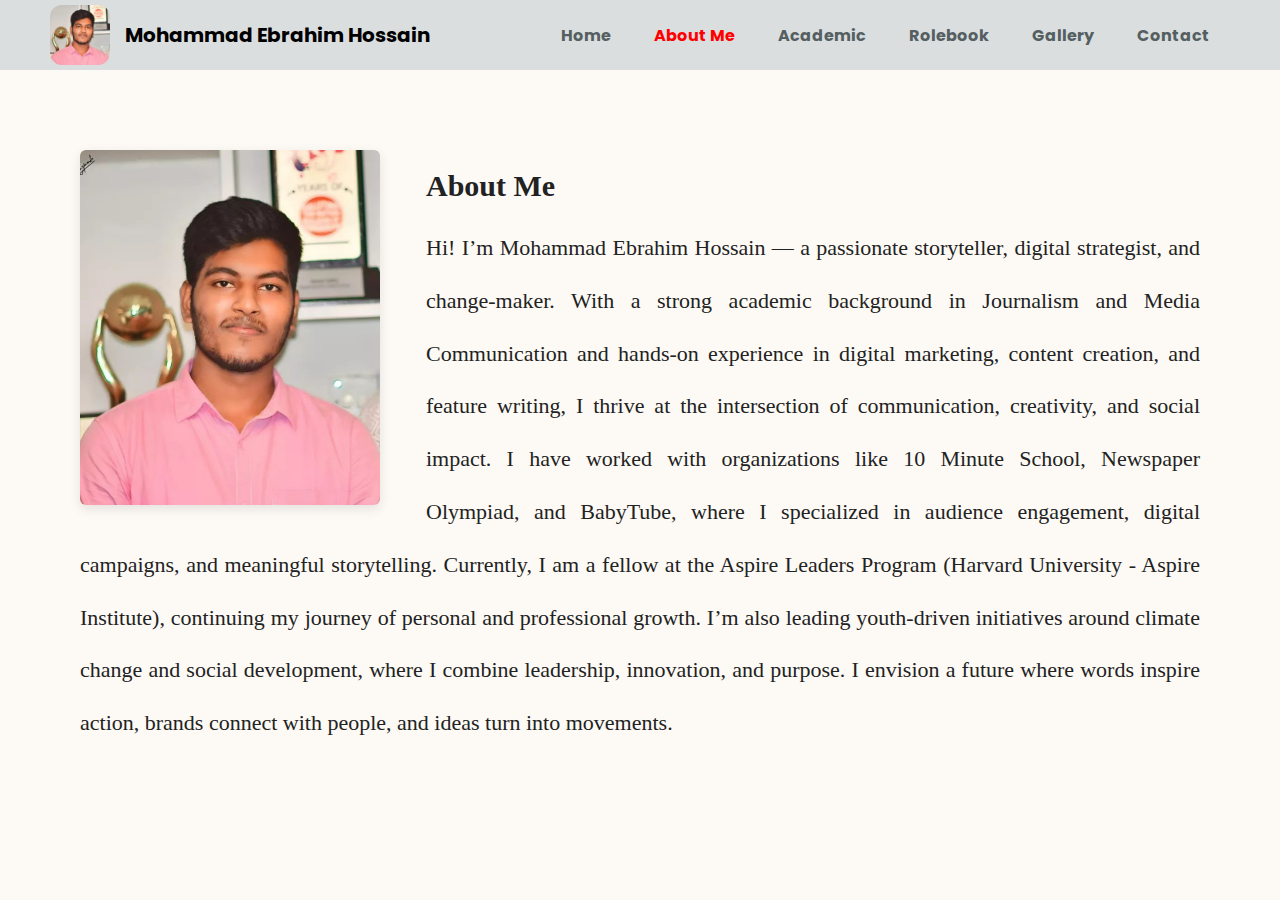
<file: about.html>
<!DOCTYPE html>
<html lang="en">
    <head>
        <meta charset="UTF-8">
        <meta name="viewport" content="width=device-width, initial-scale=1.0">

        <title>About Me</title>

        <!-- CSS FILE LINK -->
         <link rel="stylesheet" href="css/main.css">
         <link rel="stylesheet" href="css/about.css">
    </head>
    <body>

        <!-- HEADER SECTION >>>>>>>> -->
        <section id="header-sec">
        <div class="container">
            <div class="row">
                <div class="logo">
                    
                    <h2>
                        <img src="images/profile-pic.jpg" alt="Site Icon" class="site-icon" />
                        Mohammad Ebrahim Hossain
                    </h2>
                </div>
                <nav id="navbar">
                    <ul>
                        <li><a href="index.html">home</a></li>
                        <li><a href="about.html" class="active">about me</a></li>
                        <li><a href="education.html">academic</a></li>
                        <li><a href="skills.html">rolebook</a></li>
                        <li><a href="projects.html">gallery</a></li>
                        <li><a href="contact.html">contact</a></li>
                    </ul>
                </nav>
                <div class="nav-btn" id="nav-btn">
                    <div class="bar"></div>
                </div>
            </div>
        </div>
    </section>
        <!-- HEADER SECTION <<<<<<<< -->


<!-- ABOUT SECTION -->
    <section class="about-me-single-column">
  <div class="content">
    <img src="images/profile-pic.jpg" alt="My photo" class="left-float-img">
    <h2>About Me</h2>
    <p>
      Hi! I’m Mohammad Ebrahim Hossain — a passionate storyteller, digital strategist, and change-maker. With a strong academic background in Journalism and Media Communication and hands-on experience in digital marketing, content creation, and feature writing, I thrive at the intersection of communication, creativity, and social impact. I have worked with organizations like 10 Minute School, Newspaper Olympiad, and BabyTube, where I specialized in audience engagement, digital campaigns, and meaningful storytelling. Currently, I am a fellow at the Aspire Leaders Program (Harvard University - Aspire Institute), continuing my journey of personal and professional growth. I’m also leading youth-driven initiatives around climate change and social development, where I combine leadership, innovation, and purpose. I envision a future where words inspire action, brands connect with people, and ideas turn into movements.
    </p>
  </div>
</section>
    <!-- ABOUT SECTION -->










        


        <!-- JS FILE LINK -->
         <script src="js/main.js"></script>
    </body>
</html>
</file>
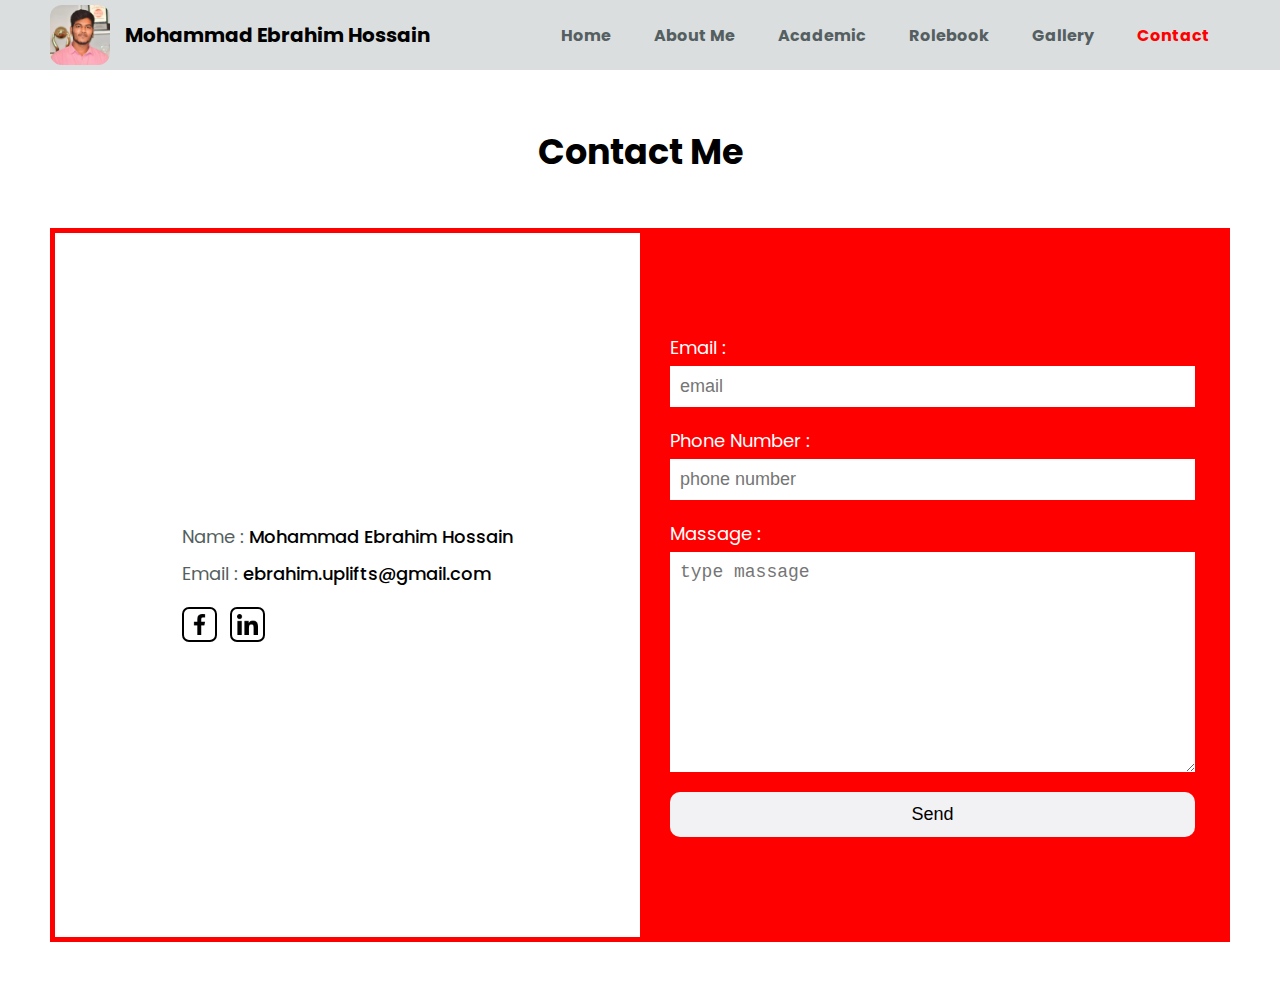
<file: contact.html>
<!DOCTYPE html>
<html lang="en">
<head>
    <meta charset="UTF-8">
    <meta name="viewport" content="width=device-width, initial-scale=1.0">
    <title>Contact</title>

    <!-- CSS FILE LINK -->
     <link rel="stylesheet" href="css/main.css">
     <link rel="stylesheet" href="css/contact.css">
</head>
<body>

    <!-- HEADER SECTION >>>>>>>> -->
    <section id="header-sec">
        <div class="container">
            <div class="row">
                <div class="logo">
                    
                    <h2>
                        <img src="images/profile-pic.jpg" alt="Site Icon" class="site-icon" />
                        Mohammad Ebrahim Hossain
                    </h2>
                </div>
                <nav id="navbar">
                    <ul>
                        <li><a href="index.html">home</a></li>
                        <li><a href="about.html">about me</a></li>
                        <li><a href="education.html">academic</a></li>
                        <li><a href="skills.html">rolebook</a></li>
                        <li><a href="projects.html">gallery</a></li>
                        <li><a href="contact.html" class="active">contact</a></li>
                    </ul>
                </nav>
                <div class="nav-btn" id="nav-btn">
                    <div class="bar"></div>
                </div>
            </div>
        </div>
    </section>
    <!-- HEADER SECTION <<<<<<<< -->

    
    <!-- CONTACT SECTION >>>>>>>>> -->
     <main>
        <section id="contact-sec">
            <div class="container">
                <h1 class="heading-text">contact Me</h1>
                <div class="row">
                    <div class="col col-1">
                        <div class="col-container">
                            <div class="name-container">
                                <label for="">name : </label>
                                <strong class="name">mohammad ebrahim hossain</strong>
                            </div>

                            <div class="email-container">
                                <label for="">email : </label>
                                <strong class="email-address">ebrahim.uplifts@gmail.com</strong>
                            </div>

                            <div class="social-links">
                                <a href="https://www.facebook.com/share/1Fkp2XxiUX/"><img src="assets/icons/facebook.png" alt=""></a>
                                <a href="https://www.linkedin.com/in/ebrahim-uplift?utm_source=share&utm_campaign=share_via&utm_content=profile&utm_medium=android_app"><img src="assets/icons/linkedin.png" alt=""></a>
                            </div>
                        </div>
                    </div>

                    <div class="col col-2">
                        <div class="col-container">
                            <form action="#">
                                <label for="email">email : </label>
                                <input type="email" placeholder="email" name="email" id="email">

                                <label for="phone">phone number : </label>
                                <input type="number" placeholder="phone number" name="phone" id="phone">

                                <label for="massage">massage : </label>
                                <textarea name="massage" placeholder="type massage" id="massage" cols="30" rows="10"></textarea>

                                <button class="cta contact-form-btn">send</button>
                            </form>
                        </div>
                    </div>
                </div>
            </div>
        </section>
     </main>
    <!-- CONTACT SECTION <<<<<<<<< -->


    
    <!-- JS FILE LINK -->
    <script src="js/main.js"></script>
</body>
</html>
</file>
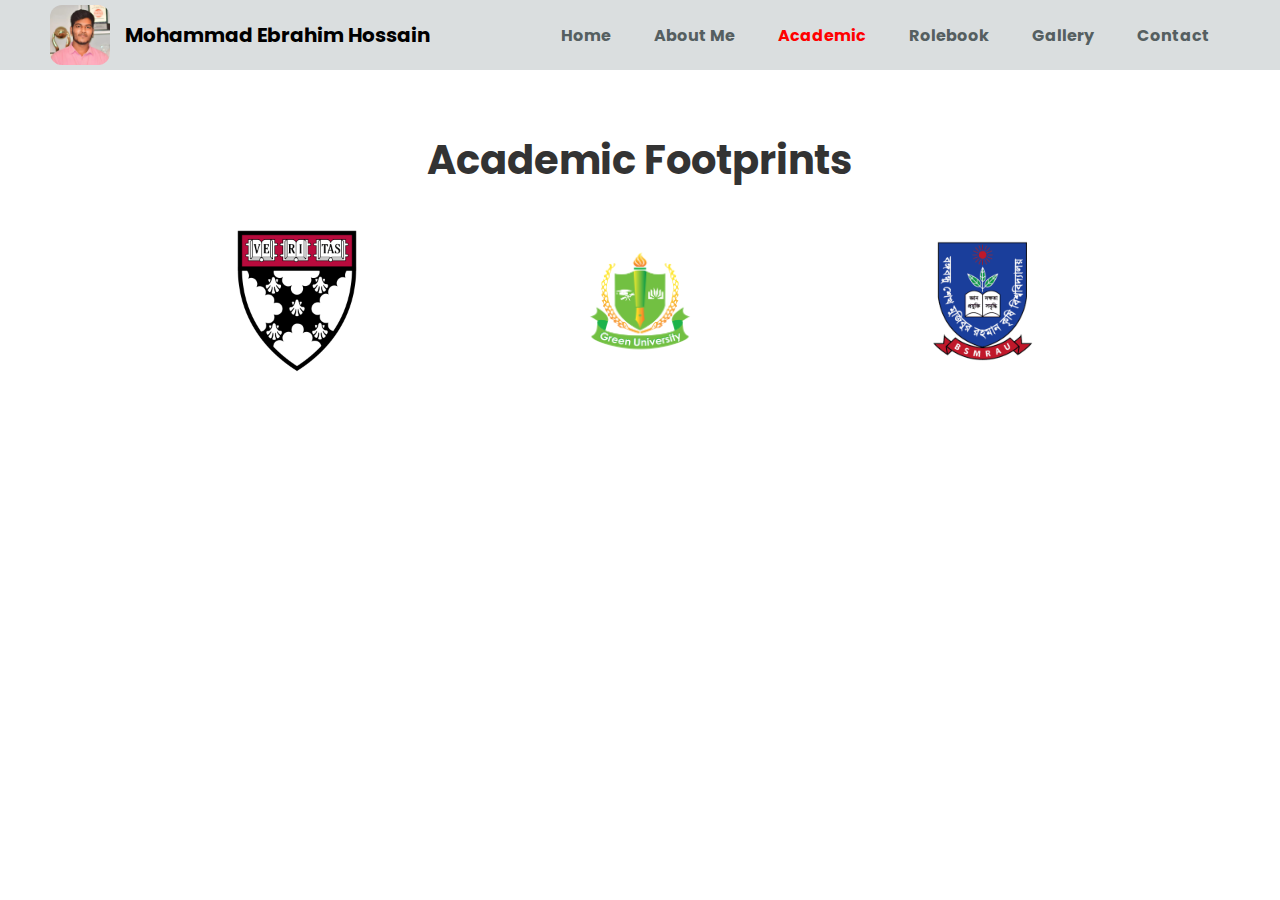
<file: education.html>
<!DOCTYPE html>
<html lang="en">
    <head>
        <meta charset="UTF-8">
        <meta name="viewport" content="width=device-width, initial-scale=1.0">

        <title>Education</title>

        <!-- CSS FILE LINK -->
         <link rel="stylesheet" href="css/main.css">
         <link rel="stylesheet" href="css/education.css">
    </head>
    <body>


        <!-- HEADER SECTION >>>>>>>> -->
        <section id="header-sec">
        <div class="container">
            <div class="row">
                <div class="logo">
                    
                    <h2>
                        <img src="images/profile-pic.jpg" alt="Site Icon" class="site-icon" />
                        Mohammad Ebrahim Hossain
                    </h2>
                </div>
                <nav id="navbar">
                    <ul>
                        <li><a href="index.html">home</a></li>
                        <li><a href="about.html">about me</a></li>
                        <li><a href="education.html" class="active">academic</a></li>
                        <li><a href="skills.html">rolebook</a></li>
                        <li><a href="projects.html">gallery</a></li>
                        <li><a href="contact.html">contact</a></li>
                    </ul>
                </nav>
                <div class="nav-btn" id="nav-btn">
                    <div class="bar"></div>
                </div>
            </div>
        </div>
    </section>
        <!-- HEADER SECTION <<<<<<<< -->


    <!-- ACADEMIC SECTION -->
    <section class="academic-section">
  <h2 class="section-title">Academic Footprints</h2>
  <div class="academic-logos">
    <div class="logo-box">
      <img src="images/academy-1.png" alt="Academy 1">
    </div>
    <div class="logo-box">
      <img src="images/academy-2.png" alt="Academy 2">
    </div>
    <div class="logo-box">
      <img src="images/academy-3.png" alt="Academy 3">
    </div>
  </div>
</section>

    <!-- ACADEMIC SECTION -->



 


        <!-- JS FILE LINK -->
         <script src="js/main.js"></script>
    </body>
</html>
</file>
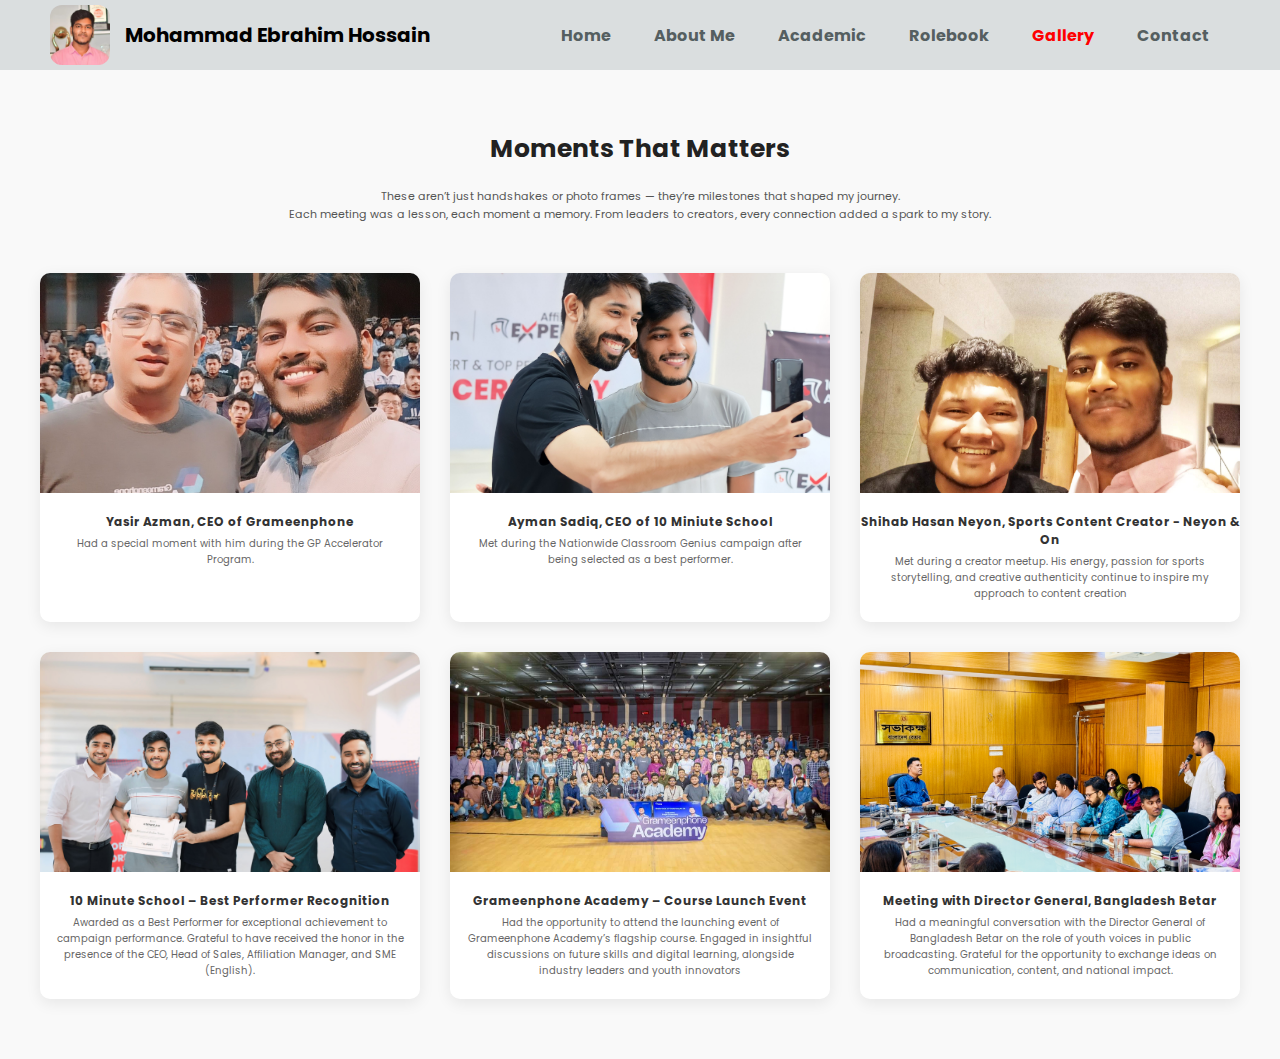
<file: projects.html>
<!DOCTYPE html>
<html lang="en">
    <head>
        <meta charset="UTF-8">
        <meta name="viewport" content="width=device-width, initial-scale=1.0">

        <title>Projects</title>

        <!-- CSS FILE LINK -->
        <link rel="stylesheet" href="css/main.css">
        <link rel="stylesheet" href="css/projects.css">
    </head>
    <body>


        <!-- HEADER SECTION >>>>>>>> -->
        <section id="header-sec">
        <div class="container">
            <div class="row">
                <div class="logo">
                    
                    <h2>
                        <img src="images/profile-pic.jpg" alt="Site Icon" class="site-icon" />
                        Mohammad Ebrahim Hossain
                    </h2>
                </div>
                <nav id="navbar">
                    <ul>
                        <li><a href="index.html">home</a></li>
                        <li><a href="about.html">about me</a></li>
                        <li><a href="education.html">academic</a></li>
                        <li><a href="skills.html">rolebook</a></li>
                        <li><a href="projects.html" class="active">gallery</a></li>
                        <li><a href="contact.html">contact</a></li>
                    </ul>
                </nav>
                <div class="nav-btn" id="nav-btn">
                    <div class="bar"></div>
                </div>
            </div>
        </div>
    </section>
        <!-- HEADER SECTION <<<<<<<< -->


     <!-- MOMENTS THAT MATTER -->
<section class="moments">
  <div class="moments-top">
    <h2>Moments That Matters</h2>
    <p>
      These aren’t just handshakes or photo frames — they’re milestones that shaped my journey. <br>
      Each meeting was a lesson, each moment a memory. From leaders to creators, every connection added a spark to my story.
    </p>
  </div>
  <div class="moments-grid">
    <div class="moment-card">
      <img src="images/person-1.jpg" alt="Person 1">
      <h4>Yasir Azman, CEO of Grameenphone</h4>
      <p>Had a special moment with him during the GP Accelerator Program.</p>
    </div>
    <div class="moment-card">
      <img src="images/person-2.jpg" alt="Person 2">
      <h4>Ayman Sadiq, CEO of 10 Miniute School</h4>
      <p>Met during the Nationwide Classroom Genius campaign after being selected as a best performer.</p>
    </div>
    <div class="moment-card">
      <img src="images/person-3.jpg" alt="Person 3">
      <h4>Shihab Hasan Neyon, Sports Content Creator - Neyon & On</h4>
      <p>Met during a creator meetup. His energy, passion for sports storytelling, and creative authenticity continue to inspire my approach to content creation</p>
    </div>
    <div class="moment-card">
      <img src="images/person-4.jpg" alt="Person 4">
      <h4>10 Minute School – Best Performer Recognition</h4>
      <p>Awarded as a Best Performer for exceptional achievement to campaign performance. Grateful to have received the honor in the presence of the CEO, Head of Sales, Affiliation Manager, and SME (English).</p>
    </div>
    <div class="moment-card">
      <img src="images/person-5.jpg" alt="Person 5">
      <h4>Grameenphone Academy – Course Launch Event</h4>
      <p>Had the opportunity to attend the launching event of Grameenphone Academy’s flagship course. Engaged in insightful discussions on future skills and digital learning, alongside industry leaders and youth innovators</p>
    </div>
    <div class="moment-card">
      <img src="images/person-6.jpg" alt="Person 6">
      <h4>Meeting with Director General, Bangladesh Betar</h4>
      <p>Had a meaningful conversation with the Director General of Bangladesh Betar on the role of youth voices in public broadcasting. Grateful for the opportunity to exchange ideas on communication, content, and national impact.</p>
    </div>
  </div>
</section>

    <!-- MOMENTS THAT MATTER -->
</file>
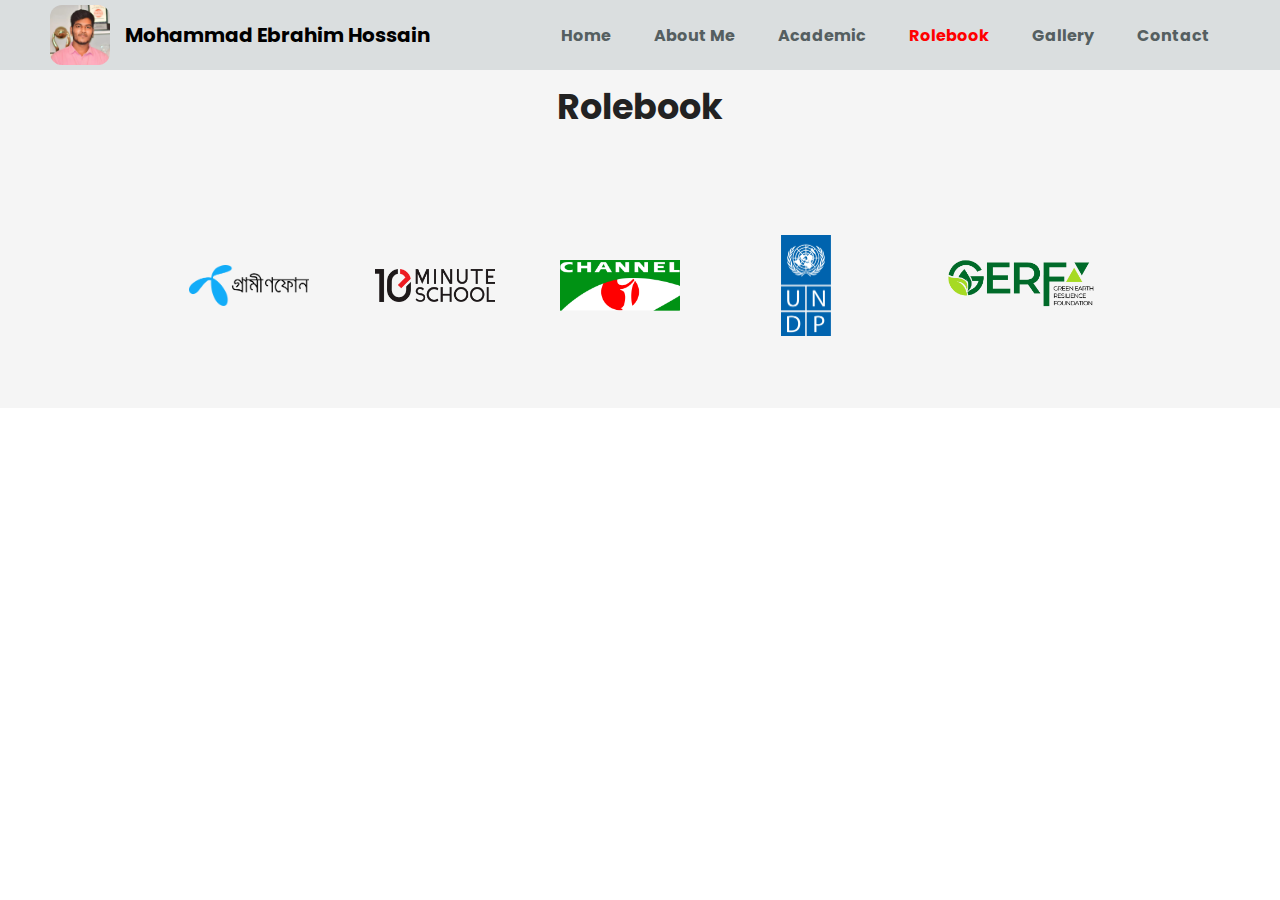
<file: skills.html>
<!DOCTYPE html>
<html lang="en">
    <head>
        <meta charset="UTF-8">
        <meta name="viewport" content="width=device-width, initial-scale=1.0">

        <title>Skills</title>

        <!-- CSS FILE LINK -->
         <link rel="stylesheet" href="css/main.css">
         <link rel="stylesheet" href="css/skills.css">
    </head>
    <body>

        <!-- HEADER SECTION >>>>>>>> -->
        <section id="header-sec">
        <div class="container">
            <div class="row">
                <div class="logo">
                    
                    <h2>
                        <img src="images/profile-pic.jpg" alt="Site Icon" class="site-icon" />
                        Mohammad Ebrahim Hossain
                    </h2>
                </div>
                <nav id="navbar">
                    <ul>
                        <li><a href="index.html">home</a></li>
                        <li><a href="about.html">about me</a></li>
                        <li><a href="education.html">academic</a></li>
                        <li><a href="skills.html" class="active">rolebook</a></li>
                        <li><a href="projects.html">gallery</a></li>
                        <li><a href="contact.html">contact</a></li>
                    </ul>
                </nav>
                <div class="nav-btn" id="nav-btn">
                    <div class="bar"></div>
                </div>
            </div>
        </div>
    </section>
        <!-- HEADER SECTION <<<<<<<< -->


<!-- ROLEBOOK SECTION -->
 <section class="rolebook">
  <div class="rolebook-header">
    <h2>Rolebook</h2>
  </div>
  <div class="rolebook-logos">
    <img src="images/company-1.png" class="one" alt="Logo 1">
    <img src="images/company-2.png" class="two" alt="Logo 2">
    <img src="images/company-3.png" class="three" alt="Logo 3">
    <img src="images/company-4.png" class="four" alt="Logo 4">
    <img src="images/company-5.png" class="five" alt="Logo 5">
  </div>
</section>
<!-- ROLEBOOK SECTION -->


        


        <!-- JS FILE LINK -->
         <script src="js/main.js"></script>
    </body>
</html>
</file>
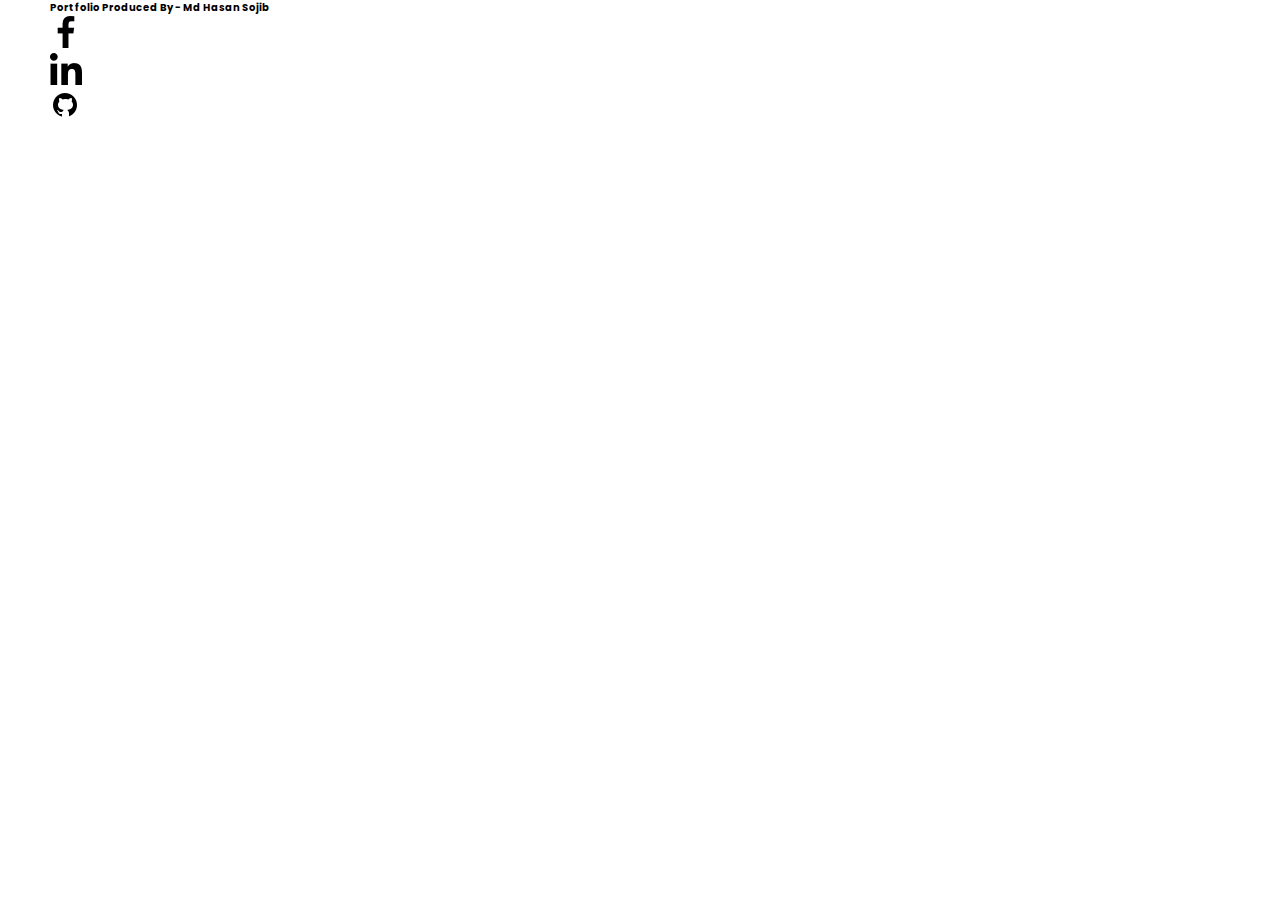
<file: includes/footer.html>
<!DOCTYPE html>
<html lang="en">
    <head>
        <meta charset="UTF-8">
        <meta name="viewport" content="width=device-width, initial-scale=1.0">

        <title>MD Hasan Sojib</title>

        <!-- CSS FILE LINK -->
        <link rel="stylesheet" href="../css/main.css">
    </head>
    <body>
        
        <!-- FOOTER SECTION >>>>>>>>> -->
        <footer id="footer-sec">
            <div class="container">
                <div class="row">
                        <strong class="credit-text">Portfolio Produced By - Md Hasan Sojib</strong>
                        <ul class="social-links">
                            <li><a href="https://facebook.com/sajibhasan.profile" target="_blank"><img src="../assets/icons/facebook.png" alt="facebook"></a></li>
                            <li><a href="https://linkedin.com/" target="_blank"><img src="../assets/icons/linkedin.png" alt="linkedin"></a></li>
                            <li><a href="https://github.com/mohammadhasansojib" target="_blank"><img src="../assets/icons/github.png" alt="github"></a></li>
                        </ul>
                </div>
            </div>
        </footer>
        <!-- FOOTER SECTION <<<<<<<<< -->

    </body>
</html>
</file>
<file: css/main.css>
/* GOOGLE FONT LINK */
@import url('https://fonts.googleapis.com/css2?family=Poppins:ital,wght@0,300;0,400;0,500;0,600;0,700;0,800;0,900;1,300;1,400;1,500;1,600;1,700;1,800;1,900&display=swap');

:root{

    font-size: 62.5%;
    
    /* FONTS */
    --main-font: "Poppins", sans-serif;
    --seconday-font: "Poppins", sans-serif;

    /* 1. font sizes for large devices */
    --large-body-text: 1.8rem;
    --large-headings: 3.5rem;
    --large-sub-heading: 2rem;

    /* 2. font sizes for medium devices */
    --medium-body-text: 1.7rem;
    --medium-headings: 3rem;
    --medium-sub-heading: 2.5rem;

    /* 3. font sizes for small devices */
    --small-body-text: 1.6rem;
    --small-headings: 2.1rem;
    --small-sub-heading: 1.8rem;


    /* COLORS */

    /* 1.background colors */
    --layer-1: #f2f2f4;
    --layer-2: #dadedf;
    --layer-3: #c1c7c9;

    --layer-4: #a7afb2;
    --layer-5: #8c979a;
    --layer-6: #6f7c80;

    --layer-7: #555f61;
    --layer-8: #373d3f;
    --layer-9: #131516;

    /*--brand-color: #00aa90;*/
    --brand-color: red;

    /* 2.text colors */
    --heading-color: #131516;
    --sub-heading-color: #373d3f;
    --body-text-color: #555f61;

    /* 3.ctr colors */
    --ctr-background-color: var(--brand-color);

}

*{
    margin: 0;
    padding: 0;
    text-decoration: none;
    list-style-type: none;
    box-sizing: border-box;
}
body{
    font-family: var(--main-font);
}


/* GLOBAL STYLING VARIABLES */
.container{
    max-width: 1780px;
    padding: 0 50px;
    margin: auto;
}
.cta{
    border: none;
    display: inline-block;
    color: #fff;
    background-color: var(--ctr-background-color);
    padding: 10px 15px;
    font-size: var(--large-body-text);
    text-transform: capitalize;
    border-radius: 10px;
    line-height: 25px;
    
}
.active{
    color: var(--brand-color) !important;
}


/* HEADER SECTION >>>>>>>> */
#header-sec{
    background-color: var(--layer-2);

    position: fixed;
    top: 0px;
    left: 0px;
    min-width: 100%;

    z-index: 5;
}
#header-sec .container .row{
    display: flex;
    align-items: center;
    justify-content: space-between;

    padding: 5px 0;
}
#header-sec .container .row .logo h2{
    font-size: var(--large-sub-heading);
    cursor: pointer;

    display: flex;
    align-items: center;
    justify-content: center;
    gap: 15px;
}
#header-sec .container .row nav ul li{
    display: inline-block;
    margin: 0 5px;
}
#header-sec .container .row nav ul li a{
    color: var(--body-text-color);
    text-transform: capitalize;
    font-size: 1.6rem;
    font-weight: 700;
    margin: 0 5px;
    padding: 10px 10px;
}

#header-sec .container .row .nav-btn{
    width: 50px;
    height: 35px;
    border: 2px solid black;
    border-radius: 3px;
    cursor: pointer;

    display: none;

    position: relative;
    
}
#header-sec .container .row .nav-btn .bar{
    width: 65%;
    height: 3px;
    background-color: var(--layer-9);

    position: absolute;
    top: 14px;
    left: 7px;
}
#header-sec .container .row .nav-btn .bar::before,
#header-sec .container .row .nav-btn .bar::after{
    content: '';
    width: 50%;
    height: 3px;
    background-color: var(--layer-9);

    position: absolute;
}
#header-sec .container .row .nav-btn .bar::before{
    top: -7px;
    left: 0px;
}
#header-sec .container .row .nav-btn .bar::after{
    top: 7px;
    left: 0px;
    width: 70%;
}


.site-header {
  padding: 20px;
  background: #222;
  color: white;
}

.site-header h1 {
  display: flex;
  align-items: center;
  font-size: 1.5rem;
  gap: 10px;
}

.site-icon {
  width: 60px;
  height: 60px; /* Make it round if it's a profile photo */
  object-fit: cover;
  border-radius: 20%;
}
/* HEADER SECTION <<<<<<<< */





/* index.html >>>>>>>>>> */
.fullscreen-section {
  position: relative;
  height: 100vh;
  width: 100%;
  background-image: 
    linear-gradient(to right, rgba(0, 0, 0, 0.7), transparent),  /* left-side gradient */
    url('../images/cover.jpg');         /* your background image */
  background-size: cover;
  background-position: top;
  background-repeat: no-repeat;
  display: flex;
  align-items: center;
  padding: 0 5%;
  color: white;
  overflow: hidden;
}

.left-content {
  max-width: 600px;
  margin-top: 70px;
}

.left-content h1 {
  font-size: 2rem;
}
.left-content h2{
    font-size: 4rem;
    line-height: 40px;
    padding: 15px 0;
}
.left-content h2 span{
    color: yellow;
}

.left-content p {
  font-size: 1.6rem;
  margin-top: 10px;
}
/* index.html <<<<<<<<<< */





/* STAT SECTION */
.stats-section {
  padding: 60px 20px;
  background: #f9f9f9;
  text-align: center;
  font-family: sans-serif;
}

.stats-container {
  display: grid;
  grid-template-columns: repeat(auto-fit, minmax(150px, 1fr));
  gap: 30px;
  max-width: 1200px;
  margin: 0 auto;
}

.stat-item {
  background: white;
  padding: 20px;
  border-radius: 10px;
  box-shadow: 0 4px 10px rgba(0, 0, 0, 0.05);
}

.stat-item .icon img {
  width: 50px;
  height: 50px;
  margin-bottom: 10px;
}

.stat-item .number {
  font-size: 2rem;
  font-weight: bold;
  color: #333;
}

.stat-item .label {
  font-size: 1rem;
  margin-top: 5px;
  color: #555;
}


/* STAT SECTION */




/* ABOUT SECTION */
.about-me-single-column {
  height: 100vh;
  padding: 0 0;
  display: flex;
  align-items: center;
  background-color: #fdfaf6;
  font-family: 'Georgia', serif;
  font-size: 1.3rem;
  line-height: 2.4;
  color: #222;
}

.content {
  max-width: 1780px;
  padding: 0 80px;
  margin: 0 auto;
  position: relative;
}
.content h2{
    font-size: 30px;
}
.content p{
    font-size: 22px;
    text-align: justify;
}
.left-float-img {
  width: 300px;
  float: left;
  margin: 0 46px 0px 0;
  border-radius: 6px;
  box-shadow: 0 4px 12px rgba(0,0,0,0.1);
  shape-outside: margin-box;
}

@media (max-width: 768px) {
  .about-me-single-column {
    height: auto;
    padding: 20px 5%;
    display: block;
  }

  .left-float-img {
    float: none;
    display: block;
    margin: 0 auto 20px;
  }
}

/* ABOUT SECTION */




/* ACADEMIC SECITON */
.academic-section {
  padding: 60px 20px;
  text-align: center;
  background: #fff;
}

.section-title {
  font-size: 4rem;
  margin-bottom: 40px;
  color: #333;
}

.academic-logos {
  display: grid;
  grid-template-columns: repeat(auto-fit, minmax(150px, 1fr));
  gap: 30px;
  max-width: 1000px;
  margin: 0 auto;
  align-items: center;
  justify-items: center;
}

.logo-box img {
  max-width: 120px;
  height: auto;
  transition: transform 0.3s ease;
}

.logo-box img:hover {
  transform: scale(1.1);
}

/* ACADEMIC SECITON */


/* MOMENTS THAT MATTERS */
.moments {
  padding: 60px 20px;
  background: #f9f9f9;
  text-align: center;
}

.moments-top {
  max-width: 800px;
  margin: 0 auto 50px;
}

.moments-top h2 {
  font-size: 2.5rem;
  margin-bottom: 20px;
  color: #222;
}

.moments-top p {
  font-size: 1.1rem;
  color: #555;
  line-height: 1.6;
}

.moments-grid {
  display: grid;
  grid-template-columns: 1fr;
  gap: 30px;
  max-width: 1200px;
  margin: 0 auto;
}

@media (min-width: 640px) {
  .moments-grid {
    grid-template-columns: repeat(2, 1fr);
  }
}

@media (min-width: 1024px) {
  .moments-grid {
    grid-template-columns: repeat(3, 1fr);
  }
}

.moment-card {
  background: white;
  border-radius: 10px;
  overflow: hidden;
  box-shadow: 0 4px 15px rgba(0,0,0,0.08);
  transition: transform 0.3s ease;
}

.moment-card:hover {
  transform: translateY(-5px);
}

.moment-card img {
  width: 100%;
  height: 220px;
  object-fit: cover;
  object-position: center;
}

.moment-card h4 {
  font-size: 1.2rem;
  margin: 15px 0 5px;
  color: #333;
}

.moment-card p {
  padding: 0 15px 20px;
  font-size: 1rem;
  color: #666;
}

/* MOMENTS THAT MATTERS */



/* MAP SECTION */
.map-section {
  width: 100%;
  padding: 0;
  margin: 0;
}

/* MAP SECTION */




/* ROLEBOOK SECTION */
.rolebook {
  padding: 10px 20px;
  background-color: #f5f5f5;
  text-align: center;
}

.rolebook-header h2 {
  font-size: 3.5rem;
  margin-bottom: 40px;
  color: #222;
}

.rolebook-logos {
  display: grid;
  grid-template-columns: repeat(2, 1fr);
  max-width: 968px;
  margin: 0 auto;
  align-items: center;
  justify-items: center;
}

.rolebook-logos img {
  max-width: 120px;
  height: auto;
  object-fit: contain;
  transition: transform 0.3s ease;
}
.rolebook-logos .four{
    width: 50px;
}
.rolebook-logos .five{
    max-width: 225px;
}

.rolebook-logos img:hover {
  transform: scale(1.05);
}

@media (min-width: 640px) {
  .rolebook-logos {
    grid-template-columns: repeat(3, 1fr);
  }
}

@media (min-width: 768px) {
  .rolebook-logos {
    grid-template-columns: repeat(4, 1fr);
  }
}

@media (min-width: 1024px) {
  .rolebook-logos {
    grid-template-columns: repeat(5, 1fr);
  }
}
/* ROLEBOOK SECTION */






/* FOOTER SECTION NEW */
.footer {
  background: #111;
  color: #fff;
  padding: 50px 98px;
  font-family: Arial, sans-serif;
}

.footer-top {
  display: flex;
  flex-wrap: wrap;
  justify-content: space-between;
  gap: 40px;
  margin-bottom: 30px;
}

.footer-column {
  flex: 1 1 30%;
  min-width: 280px;
}

.footer-column h3 {
  margin-bottom: 20px;
  font-size: 3rem;
}

.footer-column p {
  font-size: 1.1rem;
  margin-bottom: 8px;
}

.social-icons a {
  font-size: 2rem;
  margin-right: 15px;
  color: #fff;
  text-decoration: none;
}

.contact-form input,
.contact-form textarea {
  width: 100%;
  padding: 12px;
  margin-bottom: 12px;
  font-size: 1rem;
  border: none;
  border-radius: 6px;
}

.contact-form button {
  padding: 12px 20px;
  background: #00aaff;
  font-size: 1rem;
  color: white;
  border: none;
  border-radius: 6px;
  cursor: pointer;
}

.footer-bottom {
  border-top: 1px solid #444;
  padding-top: 20px;
  display: flex;
  flex-wrap: wrap;
  justify-content: space-between;
  font-size: 1rem;
}

.policy-links a {
  margin-left: 20px;
  color: #ccc;
  text-decoration: none;
}

.policy-links a:hover {
  text-decoration: underline;
}

@media (max-width: 768px) {
  .footer-top {
    flex-direction: column;
    gap: 30px;
  }

  .footer-bottom {
    flex-direction: column;
    align-items: center;
    text-align: center;
    gap: 10px;
  }

  .policy-links a {
    margin-left: 10px;
  }
}

/* FOOTER SECTION NEW */





/* RESPONSIVE DESIGN >>>>>>>> */

/* MEDIUM DEVICES */
@media only screen and (max-width: 1007px){
    #header-sec .container .row .logo h2{
        font-size: var(--medium-sub-heading);
    }
    #header-sec .container .row nav{
        position: absolute;
        top: 75px;
        left: 0;

        background-color: var(--layer-3);
        min-width: 100%;
        overflow: hidden;
        z-index: 5;

        display: none;
    }
    #header-sec .container .row nav ul li{
        display: block;
        width: 100%;

        padding: 0;
        margin: 10px 0;
    }
    #header-sec .container .row nav ul li a{
        /* background-color: #00aa90; */
        padding: 10px 30px;
        margin: 0;

        display: block;
    }
    #header-sec .container .row .nav-btn{
        display: block;
    }


    #hero-sec{
        /* top: 78px; */
        min-height: auto;
    }
    #hero-sec .container{
        max-width: 100%;
        padding: 0 0;
    }
    #hero-sec .container .row{
        flex-direction: column;
        height: auto;

        min-height: auto;
    }
    #hero-sec .container .row .col-1{
        width: 100%;
        max-width: 100%;
        height: auto;
        padding: 100px 100px;
    }
    #hero-sec .container .row .col-1 .profession-title{
        font-size: var(--medium-headings);
        line-height: 40px;
    }
    #hero-sec .container .row .col-2{
        width: 100%;
        max-width: 100%;
        height: auto;
        padding: 50px 30px;
    }
    #hero-sec .container .row .col-2 img{
        width: 50%;
    }





    @media (max-width: 768px) {
        .left-content h1 {
            font-size: 2rem;
        }

        .left-content p {
            font-size: 1rem;
        }
    }





    /* #footer-sec{
        top: 78px;
    } */
    #footer-sec .container .row{
        flex-direction: column;
    }
}

/* SMALL DEVICES */
@media only screen and (max-width: 640px){
    #header-sec .container .row .logo h2{
        font-size: var(--small-sub-heading);
    }


    /* #hero-sec{
        top: 75px;
    } */
    #hero-sec .container .row .col-1{
        padding: 60px 30px;
    }
    #hero-sec .container .row .col-1 .profession-title{
        font-size: var(--small-headings);
        line-height: 40px;
    }
    #hero-sec .container .row .col-1 .profession-description{
        font-size: var(--small-body-text);
        margin: 15px 0;
    }
    #hero-sec .container .row .col-1 .cta{
        font-size: var(--small-body-text);
    }
    #hero-sec .container .row .col-2 img{
        width: 80%;
    }




    /* #footer-sec{
        top: 75px;
    } */
    #footer-sec .container .row .credit-text{
        font-size: var(--small-body-text);
    }
}

/* RESPONSIVE DESIGN <<<<<<<< */
</file>
<file: css/about.css>
/* ABOUT SECTION >>>>>>>>>> */
.about-me-single-column {
  height: 100vh;
  padding: 0 0;
  display: flex;
  align-items: center;
  background-color: #fdfaf6;
  font-family: 'Georgia', serif;
  font-size: 1.3rem;
  line-height: 2.4;
  color: #222;
}

.content {
  max-width: 1780px;
  padding: 0 80px;
  margin: 0 auto;
  position: relative;
}
.content h2{
    font-size: 30px;
}
.content p{
    font-size: 22px;
    text-align: justify;
}
.left-float-img {
  width: 300px;
  float: left;
  margin: 0 46px 0px 0;
  border-radius: 6px;
  box-shadow: 0 4px 12px rgba(0,0,0,0.1);
  shape-outside: margin-box;
}

@media (max-width: 768px) {
  .about-me-single-column {
    height: auto;
    padding: 20px 5%;
    display: block;
  }

  .left-float-img {
    float: none;
    display: block;
    margin: 0 auto 20px;
  }
}

/* ABOUT SECTION */












/* RESPONSIVENESS >>>>>>>> */
/* medium devices */
@media only screen and (max-width: 1007px){
    #about-sec .container .row{
        flex-direction: column;
        min-height: auto;
    }
    #about-sec .container .row .col-1{
        width: 100%;
        min-height: auto;
    }
    #about-sec .container .row .col-1 .col-1-container{
        max-width: 100%;
    }
    #about-sec .container .row .col-1 .col-1-container .about-heading{
        font-size: var(--medium-headings);
    }
    #about-sec .container .row .col-1 .col-1-container p{
        font-size: var(--medium-body-text);
    }
    #about-sec .container .row .col-2{
        /* background-color: lightskyblue; */
        width: 100%;
        padding: 50px;
    }
}


/* small devices */
@media only screen and (max-width: 640px){
    #about-sec .container .row .col-1 .col-1-container .about-heading{
        font-size: var(--small-headings);
    }
    #about-sec .container .row .col-1 .col-1-container p{
        font-size: var(--small-body-text);
    }

    #about-sec .container .row .col-2 .col-2-container{
        width: 300px;
        height: 300px;
    }
}
/* RESPONSIVENESS <<<<<<<< */
</file>
<file: css/contact.css>
/* CONTACT SECTION >>>>>>>>> */

#contact-sec .container .heading-text{
    font-size: var(--large-headings);
    color: var(--large-heading-color);
    text-transform: capitalize;
    text-align: center;
    margin: 20px 0;
    margin-top: 125px;
}
#contact-sec .container .row{
    /* background-color: var(--layer-2); */
    border: 5px solid var(--brand-color);
    display: flex;
    justify-content: center;
    align-content: center;

    min-height: calc(100vh - 186px);
    margin: 50px 0;
}
#contact-sec .container .row .col-1{
    padding: 30px;
    width: 50%;

    display: flex;
    justify-content: center;
    align-items: center;
}
#contact-sec .container .row .col-1 .col-container{
    display: flex;
    flex-direction: column;
    gap: 10px;
    align-content: center;
    justify-content: center;
    padding: 30px 0;

}
#contact-sec .container .row .col-1 label{
    font-size: var(--large-body-text);
    text-transform: capitalize;
    color: var(--body-text-color);

}
#contact-sec .container .row .col-1 .name{
    text-transform: capitalize;
}
#contact-sec .container .row .col-1 strong{
    font-size: var(--large-body-text);
    font-weight: 500;
}
#contact-sec .container .row .col-1 .social-links{
    margin-top: 10px;
}
#contact-sec .container .row .col-1 .social-links img{
    width: 35px;
    object-fit: cover;
    object-position: center;
    border: 2px solid black;
    padding: 5px;
    border-radius: 20%;
    margin-right: 10px;
}
#contact-sec .container .row .col-2{
    background-color: var(--brand-color);
    padding: 30px;
    width: 50%;

    display: flex;
    align-items: center;
    justify-content: center;
}
#contact-sec .container .row .col-2 .col-container{
    width: 100%;
}
#contact-sec .container .row .col-2 .col-container form{
    display: flex;
    flex-direction: column;
}
#contact-sec .container .row .col-2 .col-container form input,
#contact-sec .container .row .col-2 .col-container form textarea{
    margin-bottom: 20px;
    margin-top: 5px;
    padding: 10px;
    color: var(--body-text-color);
}
#contact-sec .container .row .col-2 .col-container form label{
    font-size: var(--large-body-text);
    text-transform: capitalize;
    color: white;

}
#contact-sec .container .row .col-2 .col-container form input{
    border: none;
    font-size: var(--large-body-text);
    outline: none;
}
#contact-sec .container .row .col-2 .col-container form textarea{
    font-size: var(--large-body-text);
    border: none;
    outline: none;
}
#contact-sec .container .row .col-2 .col-container form .cta{
    background-color: var(--layer-1);
    color: black;
}

/* CONTACT SECTION <<<<<<<<< */




/* RESPONSIVENESS >>>>>>>>>> */
/* medium device */
@media only screen and (max-width: 1007px){
    #contact-sec .container{
        padding: 30px 20px;
    }
    #contact-sec .container .heading-text{
        margin-top: 65px;
    }
    #contact-sec .container .row{
        flex-direction: column;
        margin: 0;
    }
    #contact-sec .container .row .col-1{
        width: 100%;
    }
    #contact-sec .container .row .col-2{
        width: 100%;
    }
}

/* small device */
@media only screen and (max-width: 640px){
    #contact-sec .container .row .col-1 .col-container label,
    #contact-sec .container .row .col-1 .col-container strong,
    #contact-sec .container .row .col-2 .col-container form label,
    #contact-sec .container .row .col-2 .col-container form input,
    #contact-sec .container .row .col-2 .col-container form textarea{
        font-size: var(--small-body-text);
    }
}
/* RESPONSIVENESS <<<<<<<<<< */
</file>
<file: css/education.css>
/* EDUCATION SECTION >>>>>>>>>> */

#education-sec .container .heading-text{
    font-size: var(--large-headings);
    color: var(--heading-color);
    text-transform: capitalize;
    text-align: center;
    font-weight: 700;
    margin: 20px 0;
    margin-top: 104px;
}
#education-sec .container .row{
    display: flex;
    align-content: center;
    justify-content: center;
    gap: 30px;
    flex-wrap: wrap;
    padding: 30px 0;

    min-height: calc(100vh - 215px);
}
#education-sec .container .row .col{
    width: 45%;
    padding: 20px;
}
#education-sec .container .row .col .col-container{
    max-width: 320px;
}
#education-sec .container .row .col .col-container .passing-year{
    font-size: 12px;
    font-weight: bold;
    color: var(--brand-color);
    display: inline-block;
}
#education-sec .container .row .col .col-container .degree-title{
    font-size: var(--large-body-text);
    color: var(--sub-heading-color);
    text-transform: capitalize;
    line-height: 20px;
    margin: 10px 0;
}
#education-sec .container .row .col .col-container .institution-name{
    font-size: 14px;
    color: var(--body-text-color);
    font-weight: 500;
}

/* EDUCATION SECTION <<<<<<<<<< */







/* ACADEMIC SECITON */
.academic-section {
  padding: 60px 20px;
  text-align: center;
  background: #fff;

  margin-top: 70px;
}

.section-title {
  font-size: 4rem;
  margin-bottom: 40px;
  color: #333;
}

.academic-logos {
  display: grid;
  grid-template-columns: repeat(auto-fit, minmax(150px, 1fr));
  gap: 30px;
  max-width: 1000px;
  margin: 0 auto;
  align-items: center;
  justify-items: center;
}

.logo-box img {
  max-width: 120px;
  height: auto;
  transition: transform 0.3s ease;
}

.logo-box img:hover {
  transform: scale(1.1);
}

/* ACADEMIC SECITON */








/* RESPONSIVENES >>>>>>>>>>> */
/* medium device */
@media only screen and (max-width: 1007px){
    #education-sec .container{
        padding: 0 20px;
    }
    #education-sec .container .row .col .col-container .degree-title{
        font-size: var(--medium-body-text);
    }
    #education-sec .container .row .col .col-container .institution-name{
        font-size: 12px;
    }
}



/* small device */
@media only screen and (max-width: 640px){

    #education-sec .container{
        padding: 0 20px;
    }
    #education-sec .container .row .col{
        width: 100%;
    }
    #education-sec .container .row .col .col-container .degree-title{
        font-size: var(--small-body-text);
    }
    #education-sec .container .row .col .col-container .institution-name{
        font-size: 12px;
    }
}
/* RESPONSIVENES <<<<<<<<<<< */
</file>
<file: css/projects.css>
/* PROJECTS SECTION >>>>>>>>> */


#projects-sec .container .heading-text{
    font-size: var(--large-headings);
    text-transform: capitalize;
    color: var(--heading-color);
    text-align: center;
    margin: 10px 0;
    margin-top: 135px;
}
#projects-sec .container .row{
    display: flex;
    align-content: center;
    justify-content: center;
    flex-wrap: wrap;
    gap: 30px;
    padding: 50px 0;

    min-height: calc(100vh - 188px);
}
#projects-sec .container .row .card{
    /* background-color: var(--layer-3); */
    border: 5px solid var(--brand-color);
    padding: 20px;
    width: 350px;

}
#projects-sec .container .row .card .card-container .card-image{
    width: 100%;
}
#projects-sec .container .row .card .card-container .card-image img{
    width: 100%;
    height: 230px;
    object-fit: cover;
    object-position: center;
}
#projects-sec .container .row .card .card-container .project-title{
    font-size: var(--large-sub-heading);
    text-transform: capitalize;
    color: var(--sub-heading-color);
}
#projects-sec .container .row .card .card-container .role{
    font-size: var(--large-body-text);
    color: var(--body-text-color);
    text-transform: capitalize;
    margin-bottom: 10px;
}
#projects-sec .container .row .card .card-container .buttons{
    display: flex;
    gap: 20px;
}
#projects-sec .container .row .card .card-container .buttons .cta{
    font-size: 14px;
}

/* PROJECTS SECTION <<<<<<<<< */







/* MOMENTS THAT MATTERS */
.moments {
  margin-top: 70px;
  padding: 60px 20px;
  background: #f9f9f9;
  text-align: center;
}

.moments-top {
  max-width: 800px;
  margin: 0 auto 50px;
}

.moments-top h2 {
  font-size: 2.5rem;
  margin-bottom: 20px;
  color: #222;
}

.moments-top p {
  font-size: 1.1rem;
  color: #555;
  line-height: 1.6;
}

.moments-grid {
  display: grid;
  grid-template-columns: 1fr;
  gap: 30px;
  max-width: 1200px;
  margin: 0 auto;
}

@media (min-width: 640px) {
  .moments-grid {
    grid-template-columns: repeat(2, 1fr);
  }
}

@media (min-width: 1024px) {
  .moments-grid {
    grid-template-columns: repeat(3, 1fr);
  }
}

.moment-card {
  background: white;
  border-radius: 10px;
  overflow: hidden;
  box-shadow: 0 4px 15px rgba(0,0,0,0.08);
  transition: transform 0.3s ease;
}

.moment-card:hover {
  transform: translateY(-5px);
}

.moment-card img {
  width: 100%;
  height: 220px;
  object-fit: cover;
  object-position: center;
}

.moment-card h4 {
  font-size: 1.2rem;
  margin: 15px 0 5px;
  color: #333;
}

.moment-card p {
  padding: 0 15px 20px;
  font-size: 1rem;
  color: #666;
}

/* MOMENTS THAT MATTERS */










/* RESPONSIVENESS >>>>>>>>> */
/* medium device */
@media only screen and (max-width: 1007px){
    #projects-sec .container .row .card .card-container .project-title{
        font-size: var(--medium-sub-heading);
    }
    #projects-sec .container .row .card .card-container .role{
        font-size: var(--medium-body-text);
    }
}


/* small device */
@media only screen and (max-width: 640px){
    #projects-sec .container .row .card .card-container .project-title{
        font-size: var(--small-sub-heading);
    }
    #projects-sec .container .row .card .card-container .role{
        font-size: var(--small-body-text);
    }
}
/* RESPONSIVENESS <<<<<<<<< */
</file>
<file: css/skills.css>
/* SKILLS SECTION >>>>>>>>> */

#skills-sec .container .heading-text{
    font-size: var(--large-headings);
    text-transform: capitalize;
    color: var(--heading-color);
    text-align: center;
    margin-top: 110px;
}
#skills-sec .container .row{
    display: flex;
    align-content: center;
    justify-content: center;
    gap: 30px;
    flex-wrap: wrap;
    padding: 30px 0;

    min-height: calc(100vh - 168px);
}
#skills-sec .container .row .col{
    padding: 20px;
    width: 45%;
}
#skills-sec .container .row .col .sub-heading{
    font-size: var(--large-sub-heading);
    text-transform: capitalize;
    color: var(--sub-heading-color);
    line-height: 32px;
    margin: 20px 0;

}
#skills-sec .container .row .col ul li{
    font-size: var(--large-body-text);
    text-transform: uppercase;
    line-height: 28px;
    color: var(--body-text-color);
}

/* SKILLS SECTION <<<<<<<<< */





/* ROLEBOOK SECTION */
.rolebook {
  margin-top: 70px;
  padding: 10px 20px;
  background-color: #f5f5f5;
  text-align: center;
}

.rolebook-header h2 {
  font-size: 3.5rem;
  margin-bottom: 40px;
  color: #222;
}

.rolebook-logos {
  display: grid;
  grid-template-columns: repeat(2, 1fr);
  max-width: 968px;
  margin: 0 auto;
  align-items: center;
  justify-items: center;
}

.rolebook-logos img {
  max-width: 120px;
  height: auto;
  object-fit: contain;
  transition: transform 0.3s ease;
}
.rolebook-logos .four{
    width: 50px;
}
.rolebook-logos .five{
    max-width: 225px;
}

.rolebook-logos img:hover {
  transform: scale(1.05);
}

@media (min-width: 640px) {
  .rolebook-logos {
    grid-template-columns: repeat(3, 1fr);
  }
}

@media (min-width: 768px) {
  .rolebook-logos {
    grid-template-columns: repeat(4, 1fr);
  }
}

@media (min-width: 1024px) {
  .rolebook-logos {
    grid-template-columns: repeat(5, 1fr);
  }
}
/* ROLEBOOK SECTION */






/* RESPONSIVENESS >>>>>>>> */
/* medium device */
@media only screen and (max-width: 1007px){
    #skills-sec .container .row .col .sub-heading{
        font-size: var(--medium-sub-heading);
    }
    #skills-sec .container .row .col ul li{
        font-size: var(--medium-body-text);
    }
}


/* small device */
@media only screen and (max-width: 640px){
    #skills-sec .container .row .col{
        width: 100%;
    }
    #skills-sec .container .row .col .sub-heading{
        font-size: var(--small-sub-heading);
    }
    #skills-sec .container .row .col ul li{
        font-size: var(--small-body-text);
    }
}


/* RESPONSIVENESS <<<<<<<< */
</file>
